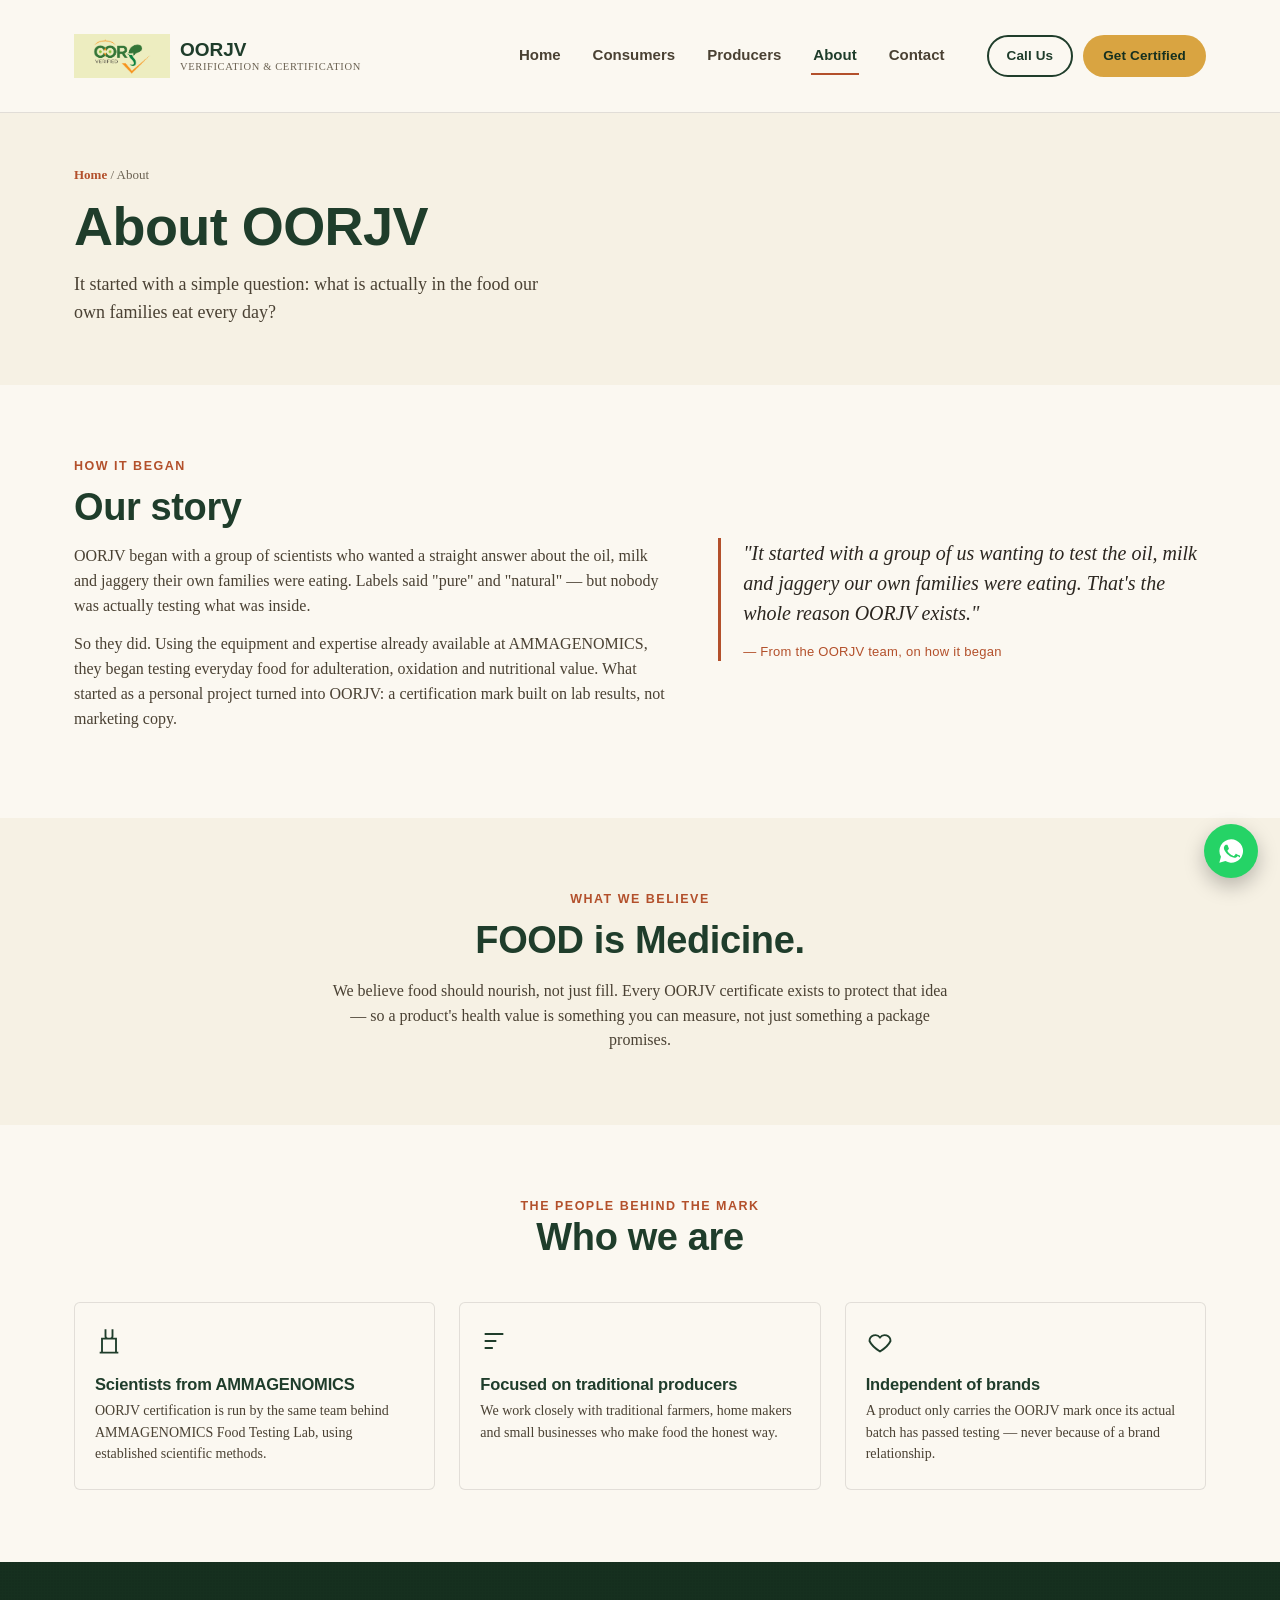
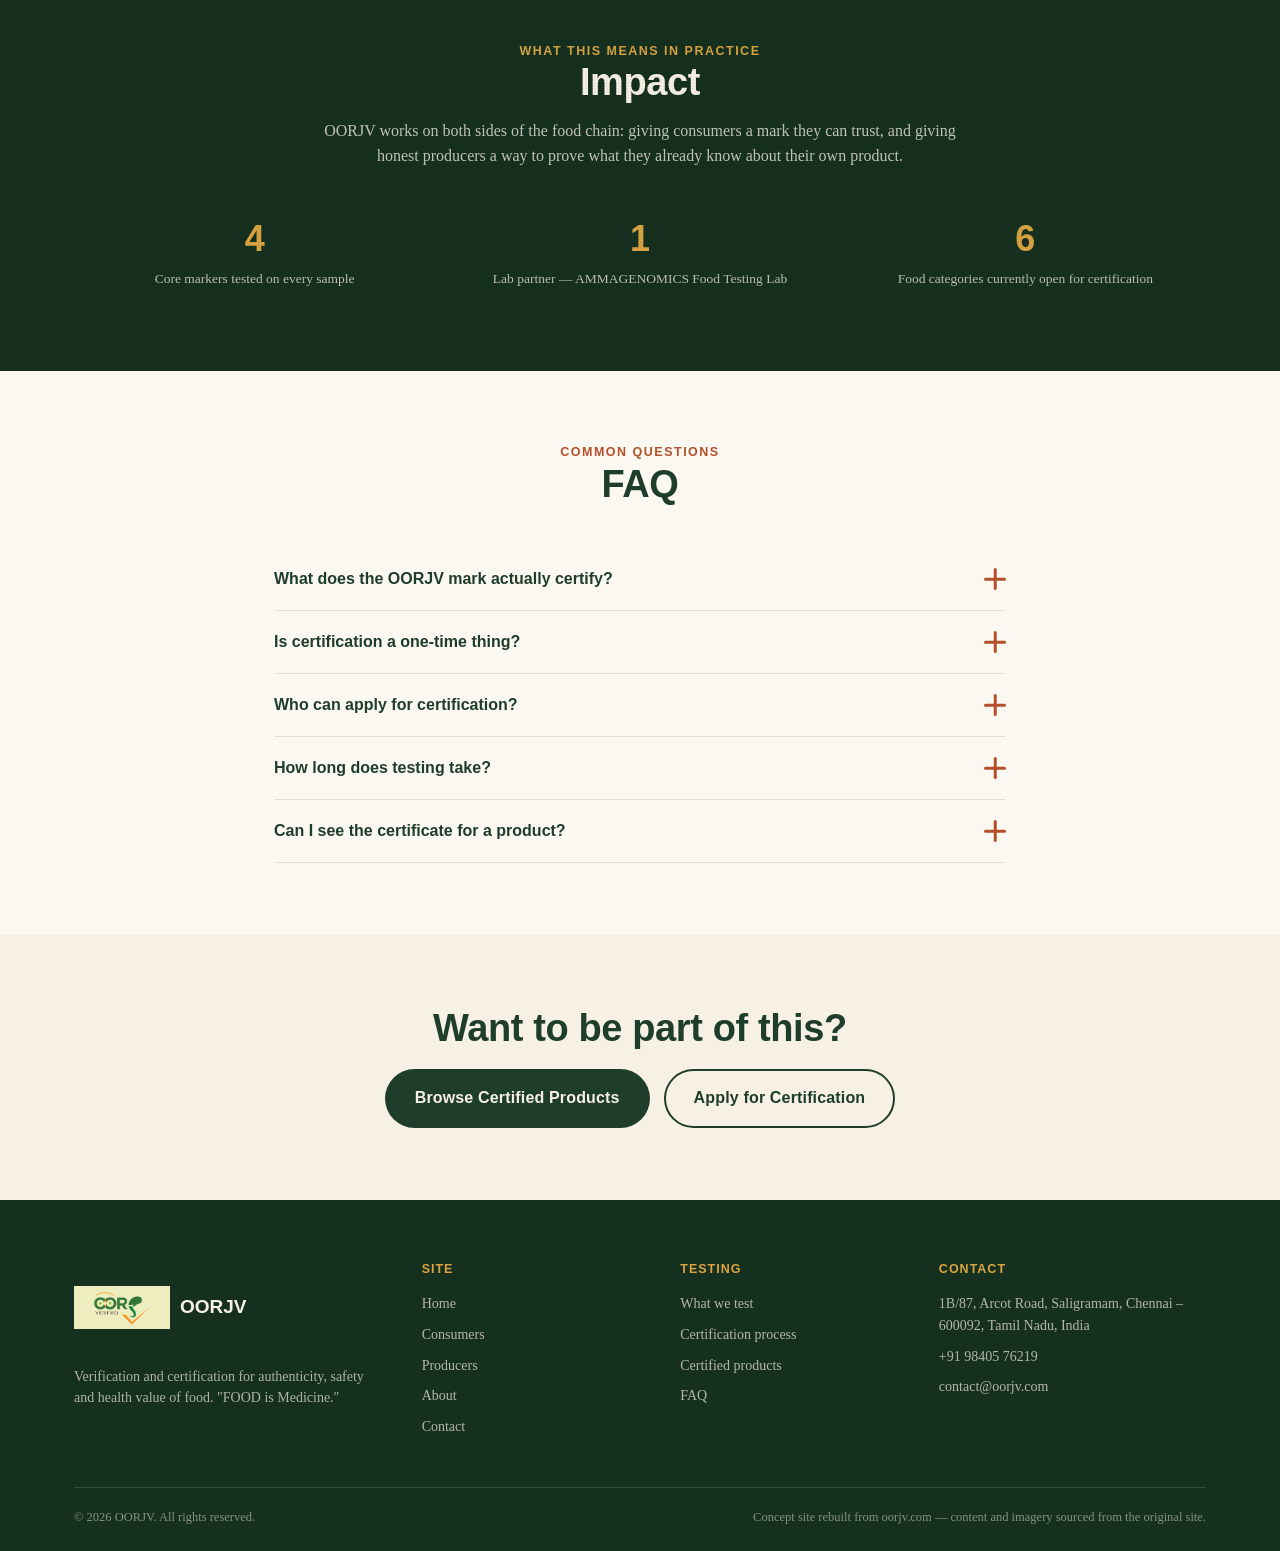
<file: about.html>
<!DOCTYPE html>
<html lang="en">
<head>
<meta charset="UTF-8">
<meta name="viewport" content="width=device-width, initial-scale=1, shrink-to-fit=no">
<title>About OORJV — Verification &amp; Certification</title>
<meta name="description" content="How OORJV started, what we believe, and who tests your food at AMMAGENOMICS Food Testing Lab.">
<link rel="icon" href="https://oorjv.com/wp-content/uploads/2020/07/cropped-OORJ-300x300.png">
<link rel="stylesheet" href="css/styles.css">
</head>
<body>

<header class="site-header">
  <div class="wrap">
    <a href="index.html" class="brand">
      <img src="images/logo.png" alt="OORJV logo" class="seal seal-lg">
      <span>OORJV<small>Verification &amp; Certification</small></span>
    </a>
    <nav class="nav">
      <a href="index.html">Home</a>
      <a href="consumers.html">Consumers</a>
      <a href="producers.html">Producers</a>
      <a href="about.html">About</a>
      <a href="contact.html">Contact</a>
      <div class="header-cta">
        <a href="tel:+919840576219" class="btn btn-outline">Call Us</a>
        <a href="producers.html#apply" class="btn btn-gold">Get Certified</a>
      </div>
    </nav>
    <button class="nav-toggle" aria-label="Open menu" aria-expanded="false"><span></span><span></span><span></span></button>
  </div>
</header>

<section class="page-hero">
  <div class="wrap">
    <p class="breadcrumb"><a href="index.html">Home</a> / About</p>
    <h1>About OORJV</h1>
    <p class="lede">It started with a simple question: what is actually in the food our own families eat every day?</p>
  </div>
</section>

<!-- STORY -->
<section class="section-tight">
  <div class="wrap two-col">
    <div>
      <p class="eyebrow">How it began</p>
      <h2>Our story</h2>
      <p>OORJV began with a group of scientists who wanted a straight answer about the oil, milk and jaggery their own families were eating. Labels said "pure" and "natural" — but nobody was actually testing what was inside.</p>
      <p>So they did. Using the equipment and expertise already available at AMMAGENOMICS, they began testing everyday food for adulteration, oxidation and nutritional value. What started as a personal project turned into OORJV: a certification mark built on lab results, not marketing copy.</p>
    </div>
    <blockquote class="quote-block" style="color:var(--ink); border-color:var(--rust);">
      "It started with a group of us wanting to test the oil, milk and jaggery our own families were eating. That's the whole reason OORJV exists."
      <cite style="color:var(--rust);">— From the OORJV team, on how it began</cite>
    </blockquote>
  </div>
</section>

<!-- MISSION -->
<section class="section-alt">
  <div class="wrap" style="text-align:center;">
    <p class="eyebrow">What we believe</p>
    <h2 style="max-width:640px; margin:0 auto 16px;">FOOD is Medicine.</h2>
    <p style="max-width:620px; margin:0 auto;">We believe food should nourish, not just fill. Every OORJV certificate exists to protect that idea — so a product's health value is something you can measure, not just something a package promises.</p>
  </div>
</section>

<!-- WHO WE ARE -->
<section class="section-tight">
  <div class="wrap">
    <div class="section-head">
      <p class="eyebrow">The people behind the mark</p>
      <h2>Who we are</h2>
    </div>
    <div class="grid-3">
      <div class="icon-card">
        <svg class="ic" viewBox="0 0 24 24" fill="none" stroke="currentColor" stroke-width="1.6"><path d="M9 2v6a2 2 0 002 2h2a2 2 0 002-2V2M4 22h16M6 22V10h12v12"/></svg>
        <h4>Scientists from AMMAGENOMICS</h4>
        <p>OORJV certification is run by the same team behind AMMAGENOMICS Food Testing Lab, using established scientific methods.</p>
      </div>
      <div class="icon-card">
        <svg class="ic" viewBox="0 0 24 24" fill="none" stroke="currentColor" stroke-width="1.6"><path d="M4 6h16M4 12h10M4 18h7"/></svg>
        <h4>Focused on traditional producers</h4>
        <p>We work closely with traditional farmers, home makers and small businesses who make food the honest way.</p>
      </div>
      <div class="icon-card">
        <svg class="ic" viewBox="0 0 24 24" fill="none" stroke="currentColor" stroke-width="1.6"><path d="M12 21s-7-4.5-9-9a5 5 0 019-3 5 5 0 019 3c-2 4.5-9 9-9 9z"/></svg>
        <h4>Independent of brands</h4>
        <p>A product only carries the OORJV mark once its actual batch has passed testing — never because of a brand relationship.</p>
      </div>
    </div>
  </div>
</section>

<!-- IMPACT -->
<section class="section-forest grain">
  <div class="wrap">
    <div class="section-head">
      <p class="eyebrow">What this means in practice</p>
      <h2 style="color:var(--cream);">Impact</h2>
      <p>OORJV works on both sides of the food chain: giving consumers a mark they can trust, and giving honest producers a way to prove what they already know about their own product.</p>
    </div>
    <div class="stat-strip">
      <div class="stat"><b>4</b><span>Core markers tested on every sample</span></div>
      <div class="stat"><b>1</b><span>Lab partner — AMMAGENOMICS Food Testing Lab</span></div>
      <div class="stat"><b>6</b><span>Food categories currently open for certification</span></div>
    </div>
  </div>
</section>

<!-- FAQ -->
<section class="section-tight" id="faq">
  <div class="wrap" style="max-width:780px;">
    <div class="section-head">
      <p class="eyebrow">Common questions</p>
      <h2>FAQ</h2>
    </div>
    <div class="faq-item">
      <button class="faq-q">What does the OORJV mark actually certify?<span class="plus"></span></button>
      <div class="faq-a"><p>It confirms that a specific batch of a product was tested at AMMAGENOMICS for adulteration, harmful chemicals, oxidation (MDA) and beneficial compounds like polyphenols, and passed.</p></div>
    </div>
    <div class="faq-item">
      <button class="faq-q">Is certification a one-time thing?<span class="plus"></span></button>
      <div class="faq-a"><p>No. Certification is issued per batch, and producers are re-tested periodically so the mark keeps reflecting what's actually in the product.</p></div>
    </div>
    <div class="faq-item">
      <button class="faq-q">Who can apply for certification?<span class="plus"></span></button>
      <div class="faq-a"><p>Home makers, farmers, small businesses and large corporates can all apply — OORJV isn't limited to big brands.</p></div>
    </div>
    <div class="faq-item">
      <button class="faq-q">How long does testing take?<span class="plus"></span></button>
      <div class="faq-a"><p>Our team will confirm a timeline once your sample is collected — it depends on the product category and current lab load.</p></div>
    </div>
    <div class="faq-item">
      <button class="faq-q">Can I see the certificate for a product?<span class="plus"></span></button>
      <div class="faq-a"><p>Yes. Certified listings show what was tested, and you can ask the seller for the full batch report.</p></div>
    </div>
  </div>
</section>

<section class="section-alt">
  <div class="wrap" style="text-align:center;">
    <h2 style="max-width:600px; margin:0 auto 18px;">Want to be part of this?</h2>
    <div style="display:flex; justify-content:center; gap:14px; flex-wrap:wrap;">
      <a href="consumers.html" class="btn btn-primary btn-lg">Browse Certified Products</a>
      <a href="producers.html#apply" class="btn btn-outline btn-lg">Apply for Certification</a>
    </div>
  </div>
</section>

<footer class="site-footer">
  <div class="wrap">
    <div class="foot-grid">
      <div>
        <div class="brand"><img src="images/logo.png" alt="OORJV logo" class="seal seal-lg"><span>OORJV</span></div>
        <p>Verification and certification for authenticity, safety and health value of food. "FOOD is Medicine."</p>
      </div>
      <div>
        <h5>Site</h5>
        <ul><li><a href="index.html">Home</a></li><li><a href="consumers.html">Consumers</a></li><li><a href="producers.html">Producers</a></li><li><a href="about.html">About</a></li><li><a href="contact.html">Contact</a></li></ul>
      </div>
      <div>
        <h5>Testing</h5>
        <ul><li><a href="producers.html#what-we-test">What we test</a></li><li><a href="producers.html#process">Certification process</a></li><li><a href="consumers.html#products">Certified products</a></li><li><a href="about.html#faq">FAQ</a></li></ul>
      </div>
      <div>
        <h5>Contact</h5>
        <ul><li>1B/87, Arcot Road, Saligramam, Chennai – 600092, Tamil Nadu, India</li><li><a href="tel:+919840576219">+91 98405 76219</a></li><li><a href="mailto:contact@oorjv.com">contact@oorjv.com</a></li></ul>
      </div>
    </div>
    <div class="foot-bottom">
      <span>© 2026 OORJV. All rights reserved.</span>
      <span>Concept site rebuilt from oorjv.com — content and imagery sourced from the original site.</span>
    </div>
  </div>
</footer>

<a class="whatsapp-fab" href="https://api.whatsapp.com/send/?phone=%2B919840576219&text&type=phone_number&app_absent=0" aria-label="Chat on WhatsApp">
  <svg viewBox="0 0 24 24" fill="currentColor"><path d="M12 2a10 10 0 00-8.6 15L2 22l5.2-1.4A10 10 0 1012 2zm5.8 14.3c-.3.7-1.4 1.3-2 1.4-.5.1-1.2.2-3.6-.8-3-1.2-4.9-4.3-5.1-4.5-.1-.2-1.2-1.6-1.2-3s.8-2.1 1.1-2.4c.3-.3.6-.4.8-.4h.6c.2 0 .5-.1.7.5.3.7.9 2.3 1 2.5.1.2.1.4 0 .6-.1.2-.2.3-.4.5-.2.2-.4.5-.5.6-.2.2-.4.4-.2.7.2.4.9 1.5 2 2.4 1.4 1.2 2.5 1.6 2.9 1.8.4.2.6.1.8-.1.2-.2.9-1 1.1-1.4.2-.4.5-.3.8-.2.3.1 2 1 2.4 1.1.4.2.6.3.7.4.1.2.1.9-.2 1.6z"/></svg>
</a>

<script src="js/main.js"></script>
</body>
</html>
</file>
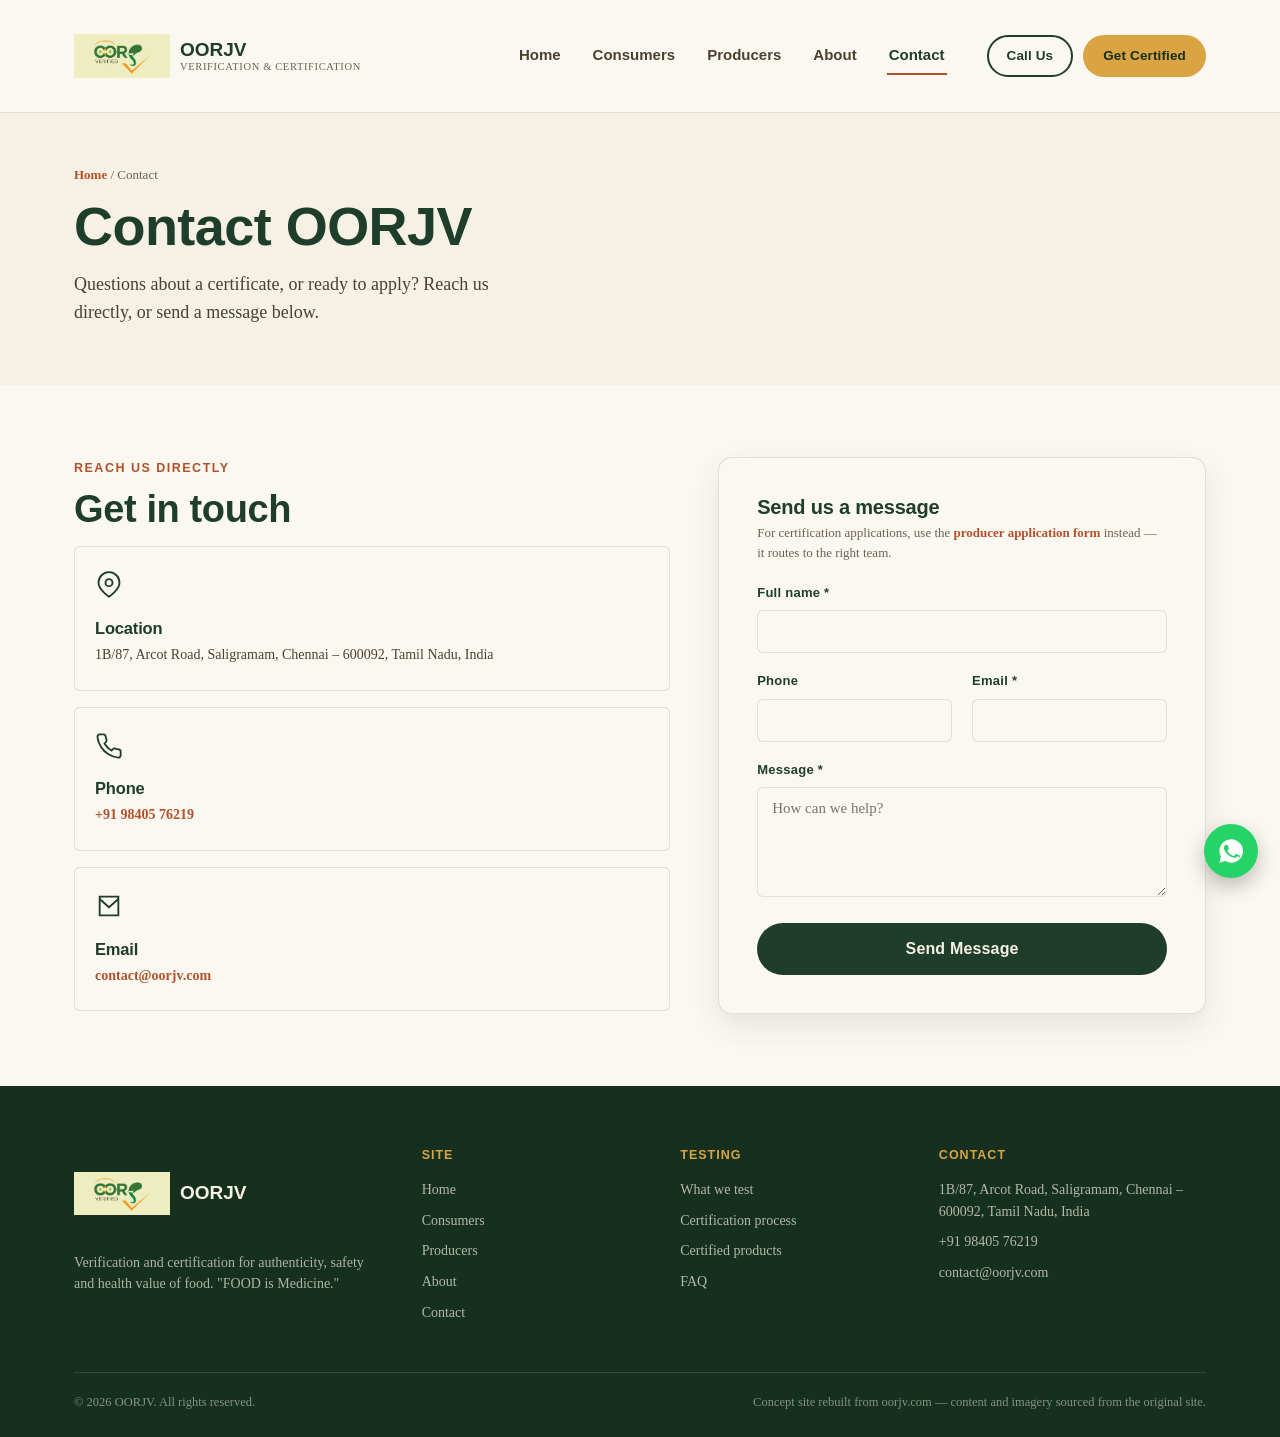
<file: contact.html>
<!DOCTYPE html>
<html lang="en">
<head>
<meta charset="UTF-8">
<meta name="viewport" content="width=device-width, initial-scale=1, shrink-to-fit=no">
<title>Contact OORJV</title>
<meta name="description" content="Get in touch with OORJV — verification and certification for authentic, healthy food.">
<link rel="icon" href="https://oorjv.com/wp-content/uploads/2020/07/cropped-OORJ-300x300.png">
<link rel="stylesheet" href="css/styles.css">
</head>
<body>

<header class="site-header">
  <div class="wrap">
    <a href="index.html" class="brand">
      <img src="images/logo.png" alt="OORJV logo" class="seal seal-lg">
      <span>OORJV<small>Verification &amp; Certification</small></span>
    </a>
    <nav class="nav">
      <a href="index.html">Home</a>
      <a href="consumers.html">Consumers</a>
      <a href="producers.html">Producers</a>
      <a href="about.html">About</a>
      <a href="contact.html">Contact</a>
      <div class="header-cta">
        <a href="tel:+919840576219" class="btn btn-outline">Call Us</a>
        <a href="producers.html#apply" class="btn btn-gold">Get Certified</a>
      </div>
    </nav>
    <button class="nav-toggle" aria-label="Open menu" aria-expanded="false"><span></span><span></span><span></span></button>
  </div>
</header>

<section class="page-hero">
  <div class="wrap">
    <p class="breadcrumb"><a href="index.html">Home</a> / Contact</p>
    <h1>Contact OORJV</h1>
    <p class="lede">Questions about a certificate, or ready to apply? Reach us directly, or send a message below.</p>
  </div>
</section>

<section class="section-tight">
  <div class="wrap two-col">
    <div>
      <p class="eyebrow">Reach us directly</p>
      <h2>Get in touch</h2>
      <div class="icon-card" style="margin-bottom:16px;">
        <svg class="ic" viewBox="0 0 24 24" fill="none" stroke="currentColor" stroke-width="1.6"><path d="M21 10c0 6-9 12-9 12s-9-6-9-12a9 9 0 1118 0z"/><circle cx="12" cy="10" r="3"/></svg>
        <h4>Location</h4>
        <p>1B/87, Arcot Road, Saligramam, Chennai – 600092, Tamil Nadu, India</p>
      </div>
      <div class="icon-card" style="margin-bottom:16px;">
        <svg class="ic" viewBox="0 0 24 24" fill="none" stroke="currentColor" stroke-width="1.6"><path d="M22 16.92v3a2 2 0 01-2.18 2 19.79 19.79 0 01-8.63-3.07 19.5 19.5 0 01-6-6 19.79 19.79 0 01-3.07-8.67A2 2 0 014.11 2h3a2 2 0 012 1.72c.13.96.36 1.9.68 2.81a2 2 0 01-.45 2.11L8.09 9.91a16 16 0 006 6l1.27-1.27a2 2 0 012.11-.45c.91.32 1.85.55 2.81.68A2 2 0 0122 16.92z"/></svg>
        <h4>Phone</h4>
        <p><a href="tel:+919840576219" style="color:var(--rust); font-weight:600;">+91 98405 76219</a></p>
      </div>
      <div class="icon-card">
        <svg class="ic" viewBox="0 0 24 24" fill="none" stroke="currentColor" stroke-width="1.6"><path d="M4 4h16v16H4z"/><path d="M4 6l8 7 8-7"/></svg>
        <h4>Email</h4>
        <p><a href="mailto:contact@oorjv.com" style="color:var(--rust); font-weight:600;">contact@oorjv.com</a></p>
      </div>
    </div>

    <div class="form-card">
      <h3 style="margin-bottom:4px;">Send us a message</h3>
      <p class="form-note" style="margin-bottom:20px;">For certification applications, use the <a href="producers.html#apply" style="color:var(--rust); font-weight:600;">producer application form</a> instead — it routes to the right team.</p>
      <form data-form="apply">
        <div class="field">
          <label for="c-name">Full name *</label>
          <input type="text" id="c-name" name="name" required>
        </div>
        <div class="form-row">
          <div class="field">
            <label for="c-phone">Phone</label>
            <input type="tel" id="c-phone" name="phone">
          </div>
          <div class="field">
            <label for="c-email">Email *</label>
            <input type="email" id="c-email" name="email" required>
          </div>
        </div>
        <div class="field">
          <label for="c-message">Message *</label>
          <textarea id="c-message" name="message" placeholder="How can we help?" required></textarea>
        </div>
        <button type="submit" class="btn btn-primary btn-lg btn-block">Send Message</button>
        <div class="form-success">Thank you. Our team will contact you within 2 working days.</div>
      </form>
    </div>
  </div>
</section>

<footer class="site-footer">
  <div class="wrap">
    <div class="foot-grid">
      <div>
        <div class="brand"><img src="images/logo.png" alt="OORJV logo" class="seal seal-lg"><span>OORJV</span></div>
        <p>Verification and certification for authenticity, safety and health value of food. "FOOD is Medicine."</p>
      </div>
      <div>
        <h5>Site</h5>
        <ul><li><a href="index.html">Home</a></li><li><a href="consumers.html">Consumers</a></li><li><a href="producers.html">Producers</a></li><li><a href="about.html">About</a></li><li><a href="contact.html">Contact</a></li></ul>
      </div>
      <div>
        <h5>Testing</h5>
        <ul><li><a href="producers.html#what-we-test">What we test</a></li><li><a href="producers.html#process">Certification process</a></li><li><a href="consumers.html#products">Certified products</a></li><li><a href="about.html#faq">FAQ</a></li></ul>
      </div>
      <div>
        <h5>Contact</h5>
        <ul><li>1B/87, Arcot Road, Saligramam, Chennai – 600092, Tamil Nadu, India</li><li><a href="tel:+919840576219">+91 98405 76219</a></li><li><a href="mailto:contact@oorjv.com">contact@oorjv.com</a></li></ul>
      </div>
    </div>
    <div class="foot-bottom">
      <span>© 2026 OORJV. All rights reserved.</span>
      <span>Concept site rebuilt from oorjv.com — content and imagery sourced from the original site.</span>
    </div>
  </div>
</footer>

<a class="whatsapp-fab" href="https://api.whatsapp.com/send/?phone=%2B919840576219&text&type=phone_number&app_absent=0" aria-label="Chat on WhatsApp">
  <svg viewBox="0 0 24 24" fill="currentColor"><path d="M12 2a10 10 0 00-8.6 15L2 22l5.2-1.4A10 10 0 1012 2zm5.8 14.3c-.3.7-1.4 1.3-2 1.4-.5.1-1.2.2-3.6-.8-3-1.2-4.9-4.3-5.1-4.5-.1-.2-1.2-1.6-1.2-3s.8-2.1 1.1-2.4c.3-.3.6-.4.8-.4h.6c.2 0 .5-.1.7.5.3.7.9 2.3 1 2.5.1.2.1.4 0 .6-.1.2-.2.3-.4.5-.2.2-.4.5-.5.6-.2.2-.4.4-.2.7.2.4.9 1.5 2 2.4 1.4 1.2 2.5 1.6 2.9 1.8.4.2.6.1.8-.1.2-.2.9-1 1.1-1.4.2-.4.5-.3.8-.2.3.1 2 1 2.4 1.1.4.2.6.3.7.4.1.2.1.9-.2 1.6z"/></svg>
</a>

<script src="js/main.js"></script>
</body>
</html>
</file>
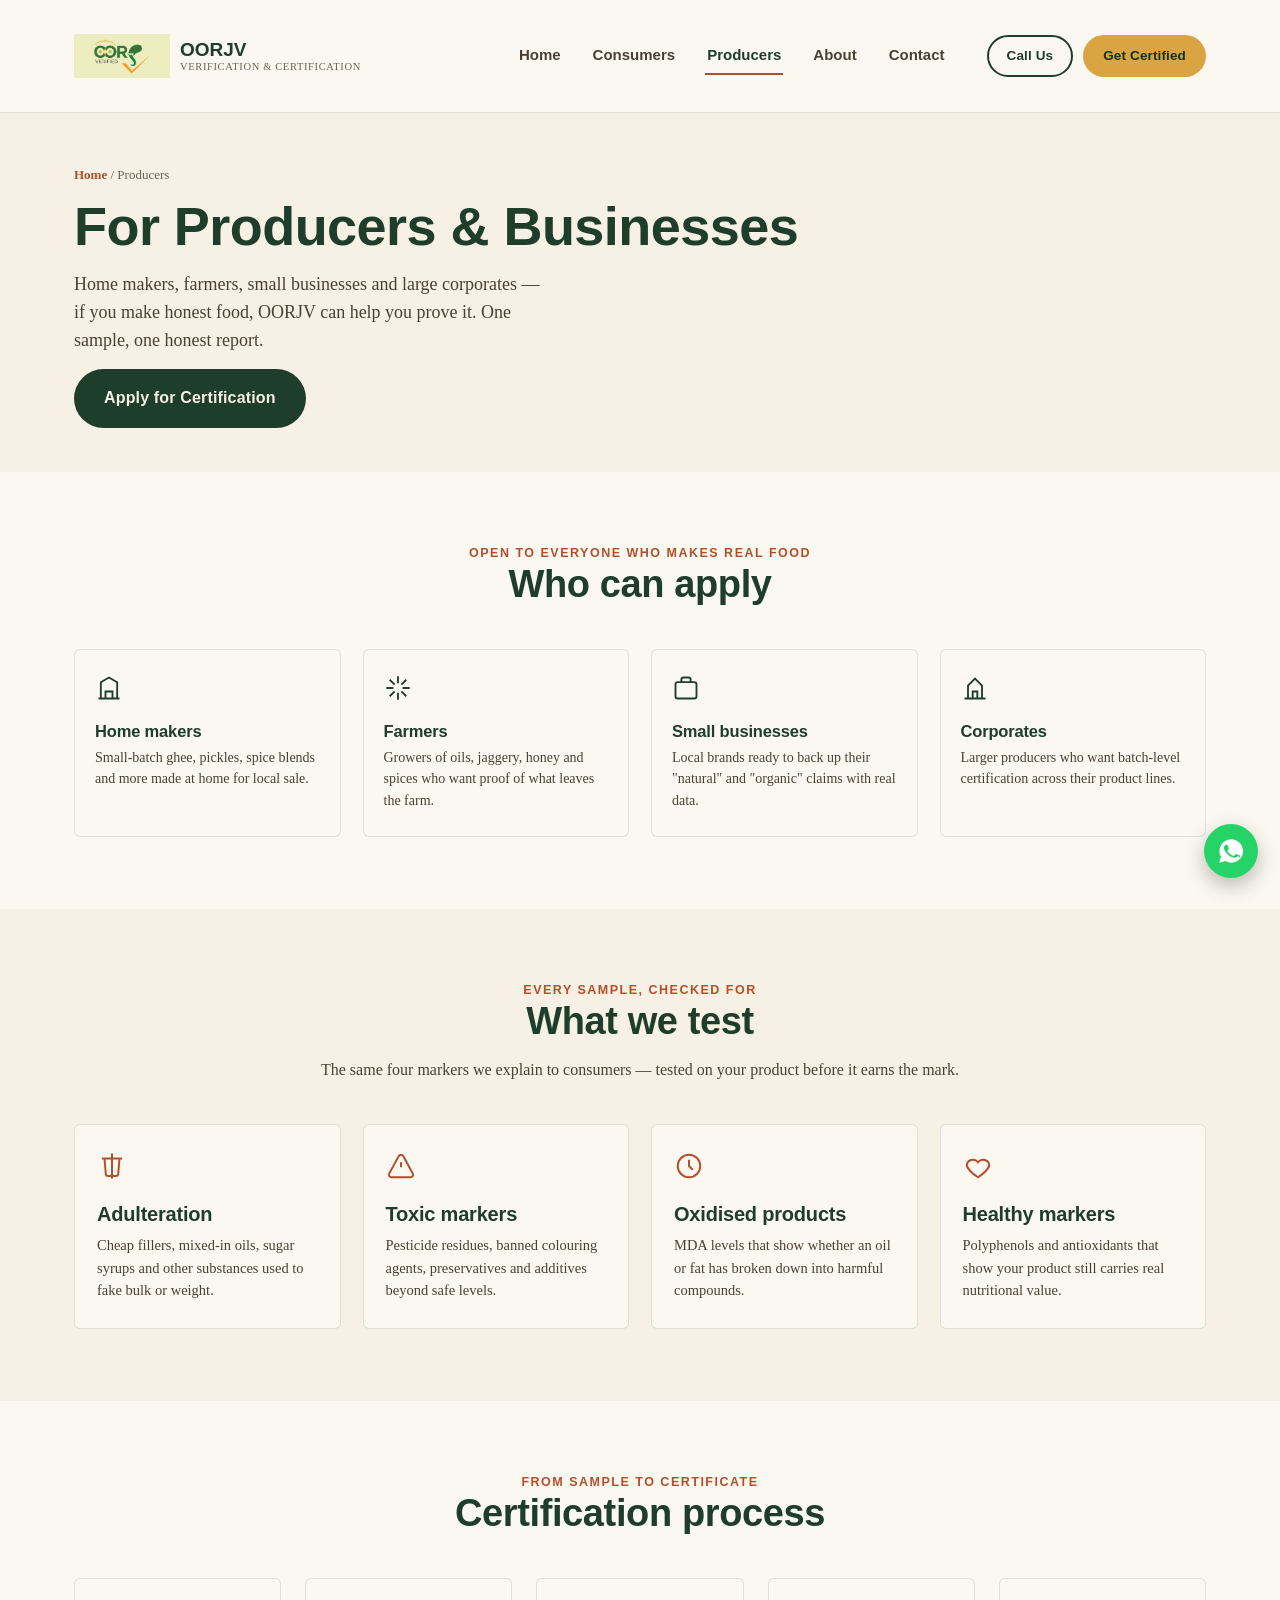
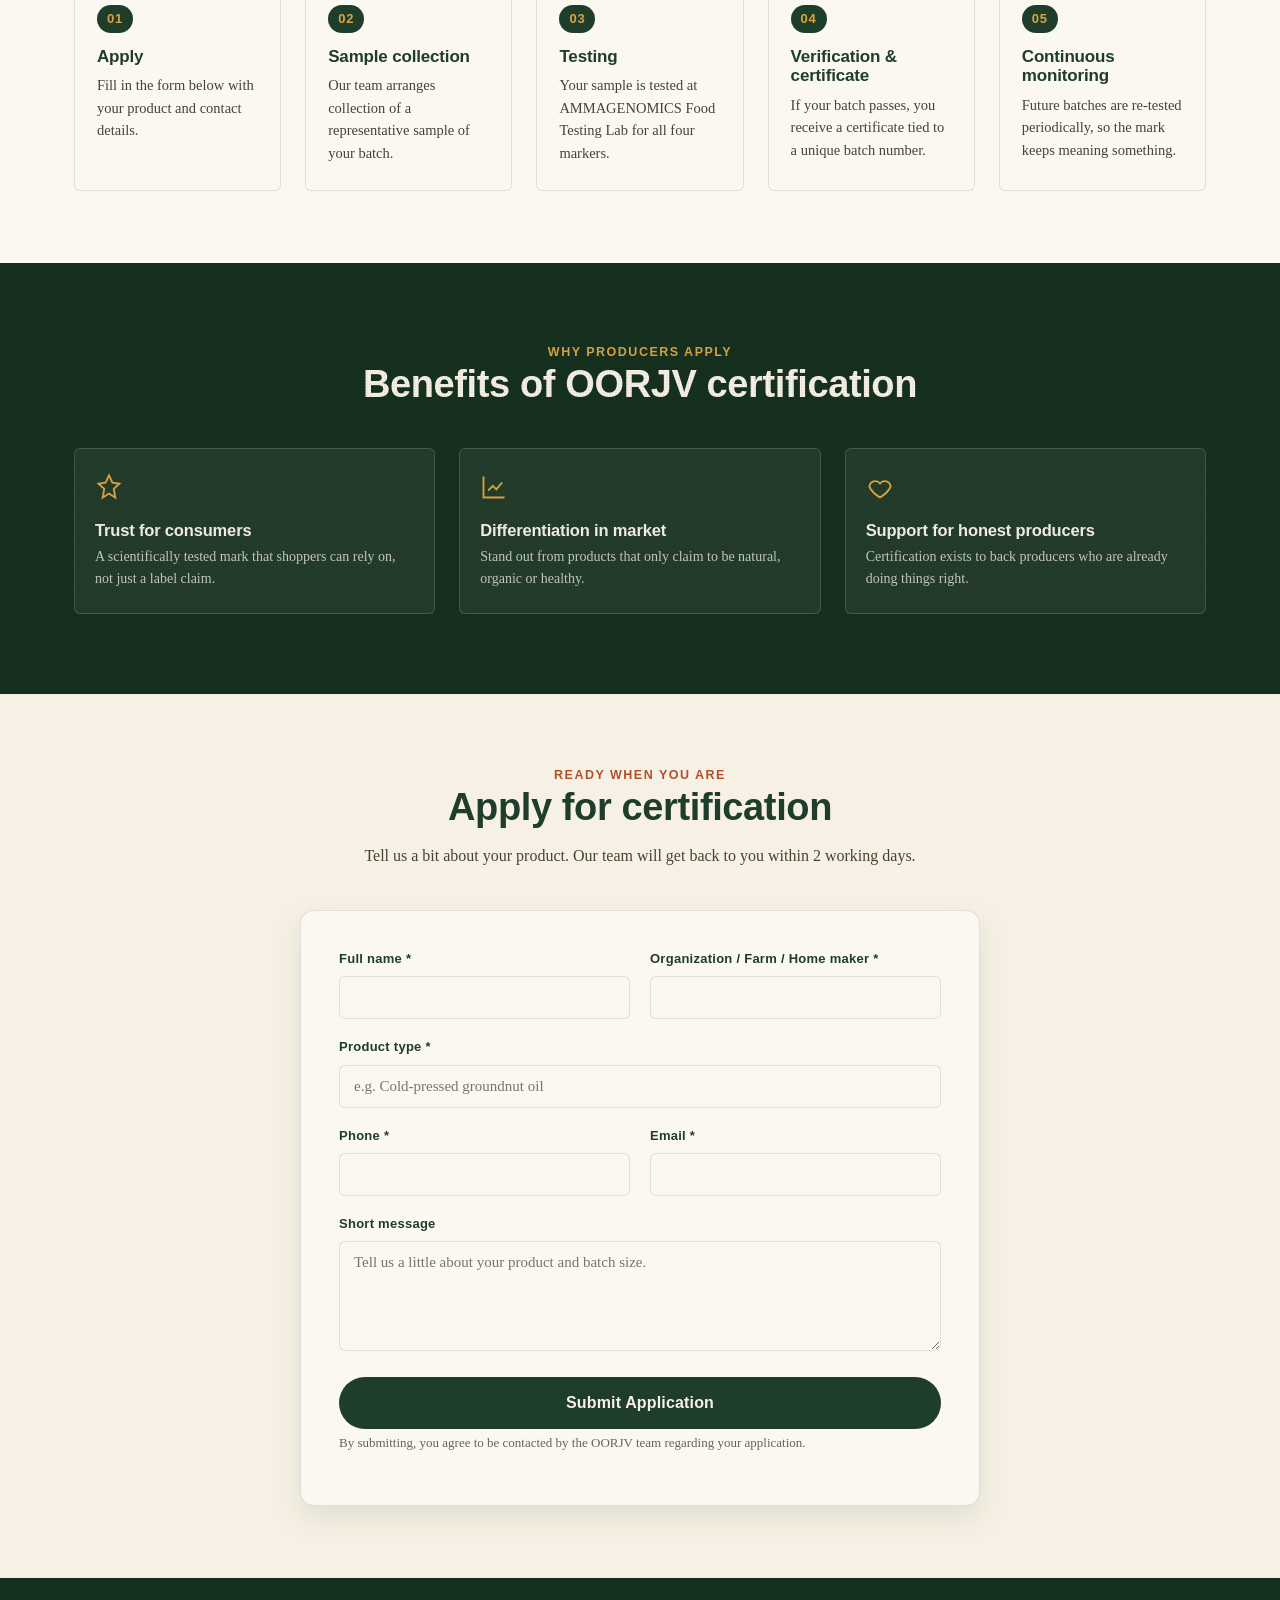
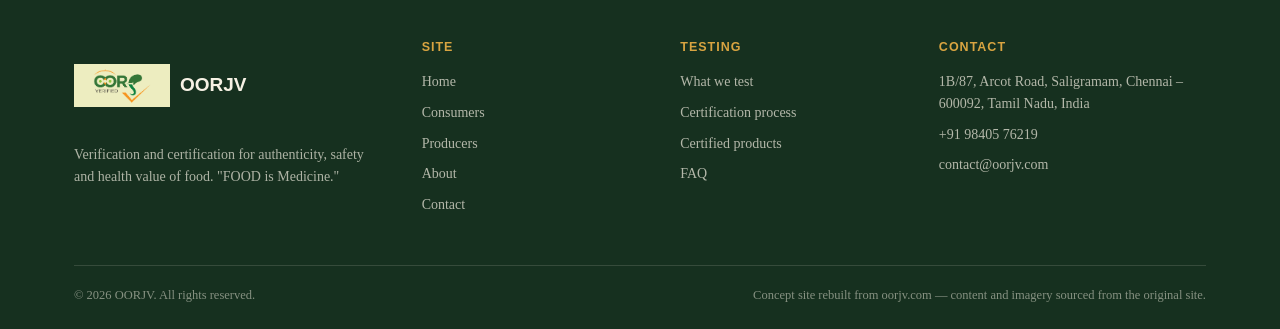
<file: producers.html>
<!DOCTYPE html>
<html lang="en">
<head>
<meta charset="UTF-8">
<meta name="viewport" content="width=device-width, initial-scale=1, shrink-to-fit=no">
<title>For Producers &amp; Businesses — OORJV</title>
<meta name="description" content="Home makers, farmers, small businesses and corporates can apply to get their food products tested and certified by OORJV at AMMAGENOMICS Food Testing Lab.">
<link rel="icon" href="https://oorjv.com/wp-content/uploads/2020/07/cropped-OORJ-300x300.png">
<link rel="stylesheet" href="css/styles.css">
</head>
<body>

<header class="site-header">
  <div class="wrap">
    <a href="index.html" class="brand">
      <img src="images/logo.png" alt="OORJV logo" class="seal seal-lg">
      <span>OORJV<small>Verification &amp; Certification</small></span>
    </a>
    <nav class="nav">
      <a href="index.html">Home</a>
      <a href="consumers.html">Consumers</a>
      <a href="producers.html">Producers</a>
      <a href="about.html">About</a>
      <a href="contact.html">Contact</a>
      <div class="header-cta">
        <a href="tel:+919840576219" class="btn btn-outline">Call Us</a>
        <a href="producers.html#apply" class="btn btn-gold">Get Certified</a>
      </div>
    </nav>
    <button class="nav-toggle" aria-label="Open menu" aria-expanded="false"><span></span><span></span><span></span></button>
  </div>
</header>

<section class="page-hero">
  <div class="wrap">
    <p class="breadcrumb"><a href="index.html">Home</a> / Producers</p>
    <h1>For Producers &amp; Businesses</h1>
    <p class="lede">Home makers, farmers, small businesses and large corporates — if you make honest food, OORJV can help you prove it. One sample, one honest report.</p>
    <div style="margin-top:10px;"><a href="#apply" class="btn btn-primary btn-lg">Apply for Certification</a></div>
  </div>
</section>

<!-- WHO CAN APPLY -->
<section class="section-tight">
  <div class="wrap">
    <div class="section-head">
      <p class="eyebrow">Open to everyone who makes real food</p>
      <h2>Who can apply</h2>
    </div>
    <div class="grid-4">
      <div class="icon-card">
        <svg class="ic" viewBox="0 0 24 24" fill="none" stroke="currentColor" stroke-width="1.6"><path d="M3 21h18M5 21V7l7-4 7 4v14M9 21v-6h6v6"/></svg>
        <h4>Home makers</h4>
        <p>Small-batch ghee, pickles, spice blends and more made at home for local sale.</p>
      </div>
      <div class="icon-card">
        <svg class="ic" viewBox="0 0 24 24" fill="none" stroke="currentColor" stroke-width="1.6"><path d="M12 2v6M12 22v-6M4.9 4.9l4.2 4.2M14.9 14.9l4.2 4.2M2 12h6M16 12h6M4.9 19.1l4.2-4.2M14.9 9.1l4.2-4.2"/></svg>
        <h4>Farmers</h4>
        <p>Growers of oils, jaggery, honey and spices who want proof of what leaves the farm.</p>
      </div>
      <div class="icon-card">
        <svg class="ic" viewBox="0 0 24 24" fill="none" stroke="currentColor" stroke-width="1.6"><rect x="3" y="7" width="18" height="14" rx="2"/><path d="M8 7V5a2 2 0 012-2h4a2 2 0 012 2v2"/></svg>
        <h4>Small businesses</h4>
        <p>Local brands ready to back up their "natural" and "organic" claims with real data.</p>
      </div>
      <div class="icon-card">
        <svg class="ic" viewBox="0 0 24 24" fill="none" stroke="currentColor" stroke-width="1.6"><path d="M3 21h18M6 21V10l6-6 6 6v11M10 21v-6h4v6"/></svg>
        <h4>Corporates</h4>
        <p>Larger producers who want batch-level certification across their product lines.</p>
      </div>
    </div>
  </div>
</section>

<!-- WHAT WE TEST -->
<section class="section-alt" id="what-we-test">
  <div class="wrap">
    <div class="section-head">
      <p class="eyebrow">Every sample, checked for</p>
      <h2>What we test</h2>
      <p>The same four markers we explain to consumers — tested on your product before it earns the mark.</p>
    </div>
    <div class="grid-4">
      <div class="mark-card">
        <svg class="ic" viewBox="0 0 24 24" fill="none" stroke="currentColor" stroke-width="1.6"><path d="M12 2v20M4 6h16M6 6l1 12a2 2 0 002 2h6a2 2 0 002-2l1-12"/></svg>
        <h3>Adulteration</h3>
        <p>Cheap fillers, mixed-in oils, sugar syrups and other substances used to fake bulk or weight.</p>
      </div>
      <div class="mark-card">
        <svg class="ic" viewBox="0 0 24 24" fill="none" stroke="currentColor" stroke-width="1.6"><path d="M12 9v4M12 17h.01M10.3 3.9L2.6 18a2 2 0 001.7 3h15.4a2 2 0 001.7-3L13.7 3.9a2 2 0 00-3.4 0z"/></svg>
        <h3>Toxic markers</h3>
        <p>Pesticide residues, banned colouring agents, preservatives and additives beyond safe levels.</p>
      </div>
      <div class="mark-card">
        <svg class="ic" viewBox="0 0 24 24" fill="none" stroke="currentColor" stroke-width="1.6"><circle cx="12" cy="12" r="9"/><path d="M12 7v5l3 3"/></svg>
        <h3>Oxidised products</h3>
        <p>MDA levels that show whether an oil or fat has broken down into harmful compounds.</p>
      </div>
      <div class="mark-card">
        <svg class="ic" viewBox="0 0 24 24" fill="none" stroke="currentColor" stroke-width="1.6"><path d="M12 21s-7-4.5-9-9a5 5 0 019-3 5 5 0 019 3c-2 4.5-9 9-9 9z"/></svg>
        <h3>Healthy markers</h3>
        <p>Polyphenols and antioxidants that show your product still carries real nutritional value.</p>
      </div>
    </div>
  </div>
</section>

<!-- CERTIFICATION PROCESS -->
<section class="section-tight" id="process">
  <div class="wrap">
    <div class="section-head">
      <p class="eyebrow">From sample to certificate</p>
      <h2>Certification process</h2>
    </div>
    <div class="stepper" style="grid-template-columns:repeat(5,1fr);">
      <div class="step">
        <div class="num">01</div>
        <h4>Apply</h4>
        <p>Fill in the form below with your product and contact details.</p>
      </div>
      <div class="step">
        <div class="num">02</div>
        <h4>Sample collection</h4>
        <p>Our team arranges collection of a representative sample of your batch.</p>
      </div>
      <div class="step">
        <div class="num">03</div>
        <h4>Testing</h4>
        <p>Your sample is tested at AMMAGENOMICS Food Testing Lab for all four markers.</p>
      </div>
      <div class="step">
        <div class="num">04</div>
        <h4>Verification &amp; certificate</h4>
        <p>If your batch passes, you receive a certificate tied to a unique batch number.</p>
      </div>
      <div class="step">
        <div class="num">05</div>
        <h4>Continuous monitoring</h4>
        <p>Future batches are re-tested periodically, so the mark keeps meaning something.</p>
      </div>
    </div>
  </div>
</section>

<!-- BENEFITS -->
<section class="section-forest grain">
  <div class="wrap">
    <div class="section-head">
      <p class="eyebrow">Why producers apply</p>
      <h2>Benefits of OORJV certification</h2>
    </div>
    <div class="grid-3">
      <div class="icon-card" style="background:rgba(251,248,241,.06); border-color:rgba(246,241,228,.16);">
        <svg class="ic" viewBox="0 0 24 24" fill="none" stroke="currentColor" stroke-width="1.6" style="color:var(--turmeric);"><path d="M12 2l2.9 6.3L21 9.2l-4.9 4.4L17.4 21 12 17.6 6.6 21l1.3-7.4L3 9.2l6.1-.9L12 2z"/></svg>
        <h4 style="color:var(--cream);">Trust for consumers</h4>
        <p style="color:rgba(246,241,228,.78);">A scientifically tested mark that shoppers can rely on, not just a label claim.</p>
      </div>
      <div class="icon-card" style="background:rgba(251,248,241,.06); border-color:rgba(246,241,228,.16);">
        <svg class="ic" viewBox="0 0 24 24" fill="none" stroke="currentColor" stroke-width="1.6" style="color:var(--turmeric);"><path d="M3 3v18h18M7 15l4-4 3 3 5-6"/></svg>
        <h4 style="color:var(--cream);">Differentiation in market</h4>
        <p style="color:rgba(246,241,228,.78);">Stand out from products that only claim to be natural, organic or healthy.</p>
      </div>
      <div class="icon-card" style="background:rgba(251,248,241,.06); border-color:rgba(246,241,228,.16);">
        <svg class="ic" viewBox="0 0 24 24" fill="none" stroke="currentColor" stroke-width="1.6" style="color:var(--turmeric);"><path d="M12 21s-7-4.5-9-9a5 5 0 019-3 5 5 0 019 3c-2 4.5-9 9-9 9z"/></svg>
        <h4 style="color:var(--cream);">Support for honest producers</h4>
        <p style="color:rgba(246,241,228,.78);">Certification exists to back producers who are already doing things right.</p>
      </div>
    </div>
  </div>
</section>

<!-- APPLY FORM -->
<section class="section-alt" id="apply">
  <div class="wrap">
    <div class="section-head">
      <p class="eyebrow">Ready when you are</p>
      <h2>Apply for certification</h2>
      <p>Tell us a bit about your product. Our team will get back to you within 2 working days.</p>
    </div>
    <div class="form-card" style="max-width:680px; margin:0 auto;">
      <form data-form="apply">
        <div class="form-row">
          <div class="field">
            <label for="p-name">Full name *</label>
            <input type="text" id="p-name" name="name" required>
          </div>
          <div class="field">
            <label for="p-org">Organization / Farm / Home maker *</label>
            <input type="text" id="p-org" name="org" required>
          </div>
        </div>
        <div class="field">
          <label for="p-product">Product type *</label>
          <input type="text" id="p-product" name="product" placeholder="e.g. Cold-pressed groundnut oil" required>
        </div>
        <div class="form-row">
          <div class="field">
            <label for="p-phone">Phone *</label>
            <input type="tel" id="p-phone" name="phone" required>
          </div>
          <div class="field">
            <label for="p-email">Email *</label>
            <input type="email" id="p-email" name="email" required>
          </div>
        </div>
        <div class="field">
          <label for="p-message">Short message</label>
          <textarea id="p-message" name="message" placeholder="Tell us a little about your product and batch size."></textarea>
        </div>
        <button type="submit" class="btn btn-primary btn-lg btn-block">Submit Application</button>
        <p class="form-note">By submitting, you agree to be contacted by the OORJV team regarding your application.</p>
        <div class="form-success">Thank you. Our team will contact you within 2 working days.</div>
      </form>
    </div>
  </div>
</section>

<footer class="site-footer">
  <div class="wrap">
    <div class="foot-grid">
      <div>
        <div class="brand"><img src="images/logo.png" alt="OORJV logo" class="seal seal-lg"><span>OORJV</span></div>
        <p>Verification and certification for authenticity, safety and health value of food. "FOOD is Medicine."</p>
      </div>
      <div>
        <h5>Site</h5>
        <ul><li><a href="index.html">Home</a></li><li><a href="consumers.html">Consumers</a></li><li><a href="producers.html">Producers</a></li><li><a href="about.html">About</a></li><li><a href="contact.html">Contact</a></li></ul>
      </div>
      <div>
        <h5>Testing</h5>
        <ul><li><a href="producers.html#what-we-test">What we test</a></li><li><a href="producers.html#process">Certification process</a></li><li><a href="consumers.html#products">Certified products</a></li><li><a href="about.html#faq">FAQ</a></li></ul>
      </div>
      <div>
        <h5>Contact</h5>
        <ul><li>1B/87, Arcot Road, Saligramam, Chennai – 600092, Tamil Nadu, India</li><li><a href="tel:+919840576219">+91 98405 76219</a></li><li><a href="mailto:contact@oorjv.com">contact@oorjv.com</a></li></ul>
      </div>
    </div>
    <div class="foot-bottom">
      <span>© 2026 OORJV. All rights reserved.</span>
      <span>Concept site rebuilt from oorjv.com — content and imagery sourced from the original site.</span>
    </div>
  </div>
</footer>

<a class="whatsapp-fab" href="https://api.whatsapp.com/send/?phone=%2B919840576219&text&type=phone_number&app_absent=0" aria-label="Chat on WhatsApp">
  <svg viewBox="0 0 24 24" fill="currentColor"><path d="M12 2a10 10 0 00-8.6 15L2 22l5.2-1.4A10 10 0 1012 2zm5.8 14.3c-.3.7-1.4 1.3-2 1.4-.5.1-1.2.2-3.6-.8-3-1.2-4.9-4.3-5.1-4.5-.1-.2-1.2-1.6-1.2-3s.8-2.1 1.1-2.4c.3-.3.6-.4.8-.4h.6c.2 0 .5-.1.7.5.3.7.9 2.3 1 2.5.1.2.1.4 0 .6-.1.2-.2.3-.4.5-.2.2-.4.5-.5.6-.2.2-.4.4-.2.7.2.4.9 1.5 2 2.4 1.4 1.2 2.5 1.6 2.9 1.8.4.2.6.1.8-.1.2-.2.9-1 1.1-1.4.2-.4.5-.3.8-.2.3.1 2 1 2.4 1.1.4.2.6.3.7.4.1.2.1.9-.2 1.6z"/></svg>
</a>

<script src="js/main.js"></script>
</body>
</html>
</file>
<file: css/styles.css>
/* =========================================================
   OORJV — stylesheet
   Palette: warm cream paper, deep forest green, rust red-clay
   ring accent, turmeric gold accent.
   ========================================================= */

:root{
  --cream:      #F6F1E4;
  --paper:      #FBF8F1;
  --ink:        #2B2620;
  --ink-soft:   #4a4133;
  --ink-faint:  #6b6252;
  --forest:     #1F3D2B;
  --forest-2:   #16301F;
  --rust:       #B3502B;
  --turmeric:   #D9A441;
  --line:       rgba(43,38,32,.12);
  --radius:     6px;
  --shadow:     0 12px 30px rgba(31,61,43,.10);
  --maxw:       1180px;
}

*,*::before,*::after{ box-sizing:border-box; }
html{ scroll-behavior:smooth; }
body{
  margin:0;
  background:var(--paper);
  color:var(--ink);
  font-family:"Iowan Old Style","Palatino Linotype",Palatino,Georgia,"Times New Roman",serif;
  line-height:1.55;
  -webkit-font-smoothing:antialiased;
}
h1,h2,h3,h4{
  font-family:"Trebuchet MS","Segoe UI",Verdana,Geneva,sans-serif;
  color:var(--forest);
  line-height:1.15;
  margin:0 0 14px;
  letter-spacing:-.01em;
}
h1{ font-size:clamp(32px,5vw,54px); }
h2{ font-size:clamp(26px,3.4vw,38px); }
h3{ font-size:20px; }
p{ margin:0 0 14px; color:var(--ink-soft); }
a{ color:inherit; text-decoration:none; }
img{ max-width:100%; display:block; }
ul{ margin:0; padding:0; list-style:none; }
.wrap{ max-width:var(--maxw); margin:0 auto; padding:0 24px; }

/* subtle paper grain texture */
.grain{ position:relative; }
.grain::before{
  content:""; position:absolute; inset:0; pointer-events:none; opacity:.05; mix-blend-mode:multiply;
  background-image:radial-gradient(circle at 1px 1px, #000 1px, transparent 0);
  background-size:3px 3px;
}

/* -------------------- buttons -------------------- */
.btn{
  display:inline-flex; align-items:center; justify-content:center; gap:8px;
  padding:12px 22px; border-radius:999px; font-family:"Trebuchet MS",sans-serif;
  font-weight:700; font-size:14.5px; letter-spacing:.01em; border:2px solid transparent;
  cursor:pointer; transition:transform .15s ease, box-shadow .15s ease, background .15s ease, color .15s ease;
  white-space:nowrap;
}
.btn:hover{ transform:translateY(-1px); }
.btn-primary{ background:var(--forest); color:var(--cream); }
.btn-primary:hover{ background:var(--forest-2); }
.btn-gold{ background:var(--turmeric); color:var(--forest-2); }
.btn-gold:hover{ box-shadow:0 6px 18px rgba(217,164,65,.4); }
.btn-outline{ background:transparent; color:var(--forest); border-color:var(--forest); }
.btn-outline:hover{ background:var(--forest); color:var(--cream); }
.btn-lg{ padding:15px 28px; font-size:16px; }
.btn-block{ width:100%; }

/* -------------------- header -------------------- */
.site-header{
  position:sticky; top:0; z-index:50; background:rgba(251,248,241,.92);
  backdrop-filter:blur(8px); border-bottom:1px solid var(--line);
}
.site-header .wrap{ display:flex; align-items:center; justify-content:space-between; height:112px; }
.brand{ display:flex; align-items:center; gap:10px; font-family:"Trebuchet MS",sans-serif; font-weight:800; font-size:19px; color:var(--forest); }
.brand span{ display:flex; flex-direction:column; line-height:1.1; }
.brand small{ font-family:Georgia,serif; font-weight:400; font-size:10.5px; letter-spacing:.06em; text-transform:uppercase; color:var(--ink-faint); }
.seal{ width:42px; height:42px; flex:none; color:var(--forest); object-fit:contain; }
.seal-lg{ width:96px; height:96px; }
.seal .ring{ fill:none; stroke:currentColor; }
.seal .check{ fill:none; stroke:var(--forest); stroke-width:7; stroke-linecap:round; stroke-linejoin:round; }
.nav{ display:flex; align-items:center; gap:28px; }
.nav > a{ font-family:"Trebuchet MS",sans-serif; font-size:15px; font-weight:600; color:var(--ink-soft); padding:6px 2px; border-bottom:2px solid transparent; }
.nav > a:hover, .nav > a.active{ color:var(--forest); border-color:var(--rust); }
.header-cta{ display:flex; gap:10px; margin-left:12px; }
.header-cta .btn{ padding:9px 18px; font-size:13.5px; }
.nav-toggle{ display:none; flex-direction:column; gap:5px; background:none; border:0; cursor:pointer; padding:6px; }
.nav-toggle span{ width:24px; height:2.5px; background:var(--forest); border-radius:2px; }

/* -------------------- hero -------------------- */
.hero{ background:var(--cream); padding:64px 0 56px; overflow:hidden; }
.hero .wrap{ display:grid; grid-template-columns:1.1fr .9fr; gap:56px; align-items:center; }
.eyebrow{ font-family:"Trebuchet MS",sans-serif; font-weight:700; font-size:12.5px; letter-spacing:.12em; text-transform:uppercase; color:var(--rust); margin-bottom:10px; }
.lede{ font-size:18px; max-width:52ch; }
.hero-actions{ display:flex; flex-wrap:wrap; gap:14px; margin:26px 0 30px; }
.assurance-strip{ display:flex; flex-wrap:wrap; gap:10px; }
.chip{ display:inline-flex; align-items:center; gap:6px; background:var(--paper); border:1px solid var(--line); padding:7px 14px 7px 10px; border-radius:999px; font-size:13px; font-weight:600; color:var(--ink-soft); }
.chip svg{ width:15px; height:15px; color:var(--forest); flex:none; }
.hero-art{ position:relative; }
.hero-frame{ border-radius:14px; overflow:hidden; box-shadow:var(--shadow); border:1px solid var(--line); }
.hero-frame img{ width:100%; height:340px; object-fit:cover; }
.hero-seal-float{ position:absolute; width:112px; height:112px; right:-18px; bottom:-18px; filter:drop-shadow(0 8px 18px rgba(0,0,0,.25)); }
.seal-stamp .ring{ fill:none; stroke:var(--turmeric); }
.seal-stamp .check{ fill:none; stroke:var(--cream); stroke-linecap:round; stroke-linejoin:round; }
.seal-stamp text{ fill:var(--cream); font-family:"Trebuchet MS",sans-serif; font-weight:700; }

/* -------------------- section shells -------------------- */
.section-tight{ padding:72px 0; }
.section-alt{ padding:72px 0; background:var(--cream); }
.section-forest{ padding:80px 0; background:var(--forest-2); color:var(--cream); }
.section-forest h2, .section-forest .eyebrow{ color:var(--cream); }
.section-forest .eyebrow{ color:var(--turmeric); }
.section-forest p{ color:rgba(246,241,228,.78); }
.section-head{ max-width:640px; margin:0 auto 42px; text-align:center; }
.section-head p{ margin:0 auto; }

/* -------------------- grids / cards -------------------- */
.grid-2{ display:grid; grid-template-columns:1fr 1fr; gap:32px; }
.grid-3{ display:grid; grid-template-columns:repeat(3,1fr); gap:24px; }
.grid-4{ display:grid; grid-template-columns:repeat(4,1fr); gap:22px; }
.two-col{ display:grid; grid-template-columns:1.1fr .9fr; gap:48px; align-items:center; }

.mark-card{ background:var(--paper); border:1px solid var(--line); border-radius:var(--radius); padding:26px 22px; }
.section-alt .mark-card{ background:var(--paper); }
.mark-card .ic{ width:30px; height:30px; color:var(--rust); margin-bottom:14px; }
.mark-card h3{ margin-bottom:8px; }
.mark-card p{ font-size:14.5px; margin:0; }

.split-panel{ display:grid; grid-template-columns:1fr 1fr; gap:0; border-radius:16px; overflow:hidden; box-shadow:var(--shadow); }
.split-panel > div{ padding:44px 38px; }
.for-consumer{ background:var(--paper); border:1px solid var(--line); }
.for-producer{ background:var(--forest); color:var(--cream); }
.for-producer .eyebrow{ color:var(--turmeric); }
.for-producer h3{ color:var(--cream); }
.for-producer p{ color:rgba(246,241,228,.8); }

.quote-block{ font-family:Georgia,serif; font-style:italic; font-size:20px; line-height:1.5; margin:0 0 4px; color:var(--cream); border-left:3px solid var(--turmeric); padding-left:22px; }
.quote-block cite{ display:block; font-style:normal; font-family:"Trebuchet MS",sans-serif; font-size:13px; letter-spacing:.02em; color:var(--turmeric); margin-top:14px; }
.divider{ height:1px; width:100%; }

.note-card{ background:var(--paper); border:1px solid var(--line); border-left:4px solid var(--rust); border-radius:var(--radius); padding:20px 22px; font-size:14.5px; color:var(--ink-soft); }

/* -------------------- page hero (inner pages) -------------------- */
.page-hero{ background:var(--cream); padding:52px 0 44px; }
.breadcrumb{ font-size:13px; color:var(--ink-faint); margin-bottom:10px; }
.breadcrumb a{ color:var(--rust); font-weight:600; }

/* -------------------- stepper -------------------- */
.stepper{ display:grid; gap:24px; }
.step{ background:var(--paper); border:1px solid var(--line); border-radius:var(--radius); padding:26px 22px; position:relative; }
.step .num{ font-family:"Trebuchet MS",sans-serif; font-weight:800; font-size:13px; letter-spacing:.06em; color:var(--turmeric); background:var(--forest); display:inline-block; padding:4px 10px; border-radius:999px; margin-bottom:14px; }
.step h4{ font-family:"Trebuchet MS",sans-serif; color:var(--forest); font-size:17px; margin:0 0 8px; }
.step p{ font-size:14.5px; margin:0; }

/* -------------------- certified product cards -------------------- */
.cert-card{ background:var(--paper); border:1px solid var(--line); border-radius:var(--radius); overflow:hidden; box-shadow:0 6px 18px rgba(31,61,43,.06); display:flex; flex-direction:column; }
.cert-card .thumb{ position:relative; height:170px; }
.cert-card .thumb img{ width:100%; height:100%; object-fit:cover; }
.cert-card .badge{ position:absolute; top:12px; left:12px; background:var(--forest); color:var(--cream); font-size:11.5px; font-weight:700; letter-spacing:.03em; padding:5px 11px; border-radius:999px; }
.cert-card .body{ padding:20px; display:flex; flex-direction:column; gap:8px; flex:1; }
.cert-card .producer{ font-size:13px; color:var(--rust); font-weight:600; margin:0; }
.cert-card .marks{ display:flex; flex-wrap:wrap; gap:6px; margin:4px 0 6px; }
.cert-card .marks span{ background:var(--cream); border:1px solid var(--line); font-size:11.5px; font-weight:600; padding:4px 9px; border-radius:999px; color:var(--forest); }
.cert-card .meta{ font-size:12px; color:var(--ink-faint); margin:0 0 6px; }
.cert-card .btn{ margin-top:auto; }

/* -------------------- forms -------------------- */
.field{ margin-bottom:18px; }
.field label{ display:block; font-family:"Trebuchet MS",sans-serif; font-weight:700; font-size:13px; letter-spacing:.02em; color:var(--forest); margin-bottom:7px; }
.field input, .field select, .field textarea{
  width:100%; padding:12px 14px; border:1.5px solid var(--line); border-radius:var(--radius);
  background:var(--paper); font-family:inherit; font-size:15px; color:var(--ink); transition:border-color .15s ease;
}
.field input:focus, .field select:focus, .field textarea:focus{ outline:none; border-color:var(--rust); }
.field textarea{ resize:vertical; min-height:110px; }
.form-row{ display:grid; grid-template-columns:1fr 1fr; gap:0 20px; }
.form-card{ background:var(--paper); border:1px solid var(--line); border-radius:14px; padding:38px; box-shadow:var(--shadow); }
.form-note{ font-size:13px; color:var(--ink-faint); margin-top:4px; }
.form-success{ display:none; background:var(--forest); color:var(--cream); border-radius:var(--radius); padding:16px 18px; font-size:14.5px; margin-top:16px; }
.form-success.show{ display:block; }

/* -------------------- who-can-apply / benefits cards -------------------- */
.icon-card{ background:var(--paper); border:1px solid var(--line); border-radius:var(--radius); padding:24px 20px; text-align:left; }
.icon-card .ic{ width:28px; height:28px; color:var(--forest); margin-bottom:12px; }
.icon-card h4{ font-family:"Trebuchet MS",sans-serif; color:var(--forest); font-size:16.5px; margin:0 0 6px; }
.icon-card p{ font-size:14px; margin:0; }

/* -------------------- stats -------------------- */
.stat-strip{ display:grid; grid-template-columns:repeat(3,1fr); gap:24px; text-align:center; }
.stat-strip .stat b{ display:block; font-family:"Trebuchet MS",sans-serif; font-size:36px; color:var(--turmeric); }
.stat-strip .stat span{ font-size:13.5px; color:rgba(246,241,228,.75); }

/* -------------------- FAQ accordion -------------------- */
.faq-item{ border-bottom:1px solid var(--line); }
.faq-q{ width:100%; text-align:left; background:none; border:0; padding:20px 0; display:flex; align-items:center; justify-content:space-between; gap:16px; cursor:pointer; font-family:"Trebuchet MS",sans-serif; font-weight:700; font-size:16px; color:var(--forest); }
.faq-q .plus{ flex:none; width:22px; height:22px; position:relative; }
.faq-q .plus::before, .faq-q .plus::after{ content:""; position:absolute; background:var(--rust); border-radius:2px; transition:transform .2s ease; }
.faq-q .plus::before{ width:100%; height:2.5px; top:50%; left:0; transform:translateY(-50%); }
.faq-q .plus::after{ width:2.5px; height:100%; left:50%; top:0; transform:translateX(-50%); }
.faq-item.open .plus::after{ transform:translateX(-50%) scaleY(0); }
.faq-a{ max-height:0; overflow:hidden; transition:max-height .25s ease; }
.faq-a p{ padding-bottom:20px; margin:0; font-size:14.5px; }
.faq-item.open .faq-a{ max-height:240px; }

/* -------------------- footer -------------------- */
.site-footer{ background:var(--forest-2); color:rgba(246,241,228,.85); padding:60px 0 24px; }
.foot-grid{ display:grid; grid-template-columns:1.4fr 1fr 1fr 1.2fr; gap:36px; padding-bottom:40px; border-bottom:1px solid rgba(246,241,228,.14); }
.site-footer .brand{ color:var(--cream); margin-bottom:10px; }
.site-footer .brand span{ color:var(--cream); }
.site-footer .seal{ color:var(--cream); }
.site-footer .seal .check{ stroke:var(--cream); }
.site-footer p{ color:rgba(246,241,228,.68); font-size:14px; }
.site-footer h5{ font-family:"Trebuchet MS",sans-serif; color:var(--turmeric); font-size:12.5px; letter-spacing:.08em; text-transform:uppercase; margin:0 0 14px; }
.site-footer ul li{ margin-bottom:9px; font-size:14px; color:rgba(246,241,228,.7); }
.site-footer ul li a:hover{ color:var(--cream); }
.foot-bottom{ display:flex; justify-content:space-between; flex-wrap:wrap; gap:8px; padding-top:20px; font-size:12.5px; color:rgba(246,241,228,.5); }

/* -------------------- whatsapp fab -------------------- */
.whatsapp-fab{ position:fixed; right:22px; bottom:22px; width:54px; height:54px; border-radius:50%; background:#25D366; display:flex; align-items:center; justify-content:center; box-shadow:0 8px 20px rgba(0,0,0,.25); z-index:60; }
.whatsapp-fab svg{ width:28px; height:28px; color:#fff; }

/* -------------------- responsive -------------------- */
@media (max-width:900px){
  .nav{ position:fixed; inset:112px 0 0 0; background:var(--paper); flex-direction:column; align-items:flex-start; padding:24px; gap:6px; transform:translateX(100%); transition:transform .25s ease; overflow-y:auto; }
  .nav.open{ transform:translateX(0); }
  .nav > a{ width:100%; padding:14px 0; border-bottom:1px solid var(--line); }
  .header-cta{ flex-direction:column; width:100%; margin:14px 0 0; }
  .header-cta .btn{ width:100%; }
  .nav-toggle{ display:flex; }
  .hero .wrap{ grid-template-columns:1fr; gap:36px; }
  .hero-art{ order:-1; }
  .two-col{ grid-template-columns:1fr; }
  .split-panel{ grid-template-columns:1fr; }
  .grid-4{ grid-template-columns:repeat(2,1fr); }
  .grid-3{ grid-template-columns:repeat(2,1fr); }
  .grid-2{ grid-template-columns:1fr; }
  .stat-strip{ grid-template-columns:1fr; gap:28px; }
  .foot-grid{ grid-template-columns:1fr 1fr; }
  .form-row{ grid-template-columns:1fr; }
}
@media (max-width:600px){
  .site-header .wrap{ height:88px; }
  .seal-lg{ width:70px; height:70px; }
  .nav{ inset:88px 0 0 0; }
  .wrap{ padding:0 18px; }
  .grid-4, .grid-3{ grid-template-columns:1fr; }
  .hero{ padding:44px 0 40px; }
  .section-tight, .section-alt, .section-forest{ padding:52px 0; }
  .foot-grid{ grid-template-columns:1fr; gap:28px; }
  .hero-frame img{ height:220px; }
  .form-card{ padding:26px 20px; }
}
</file>
